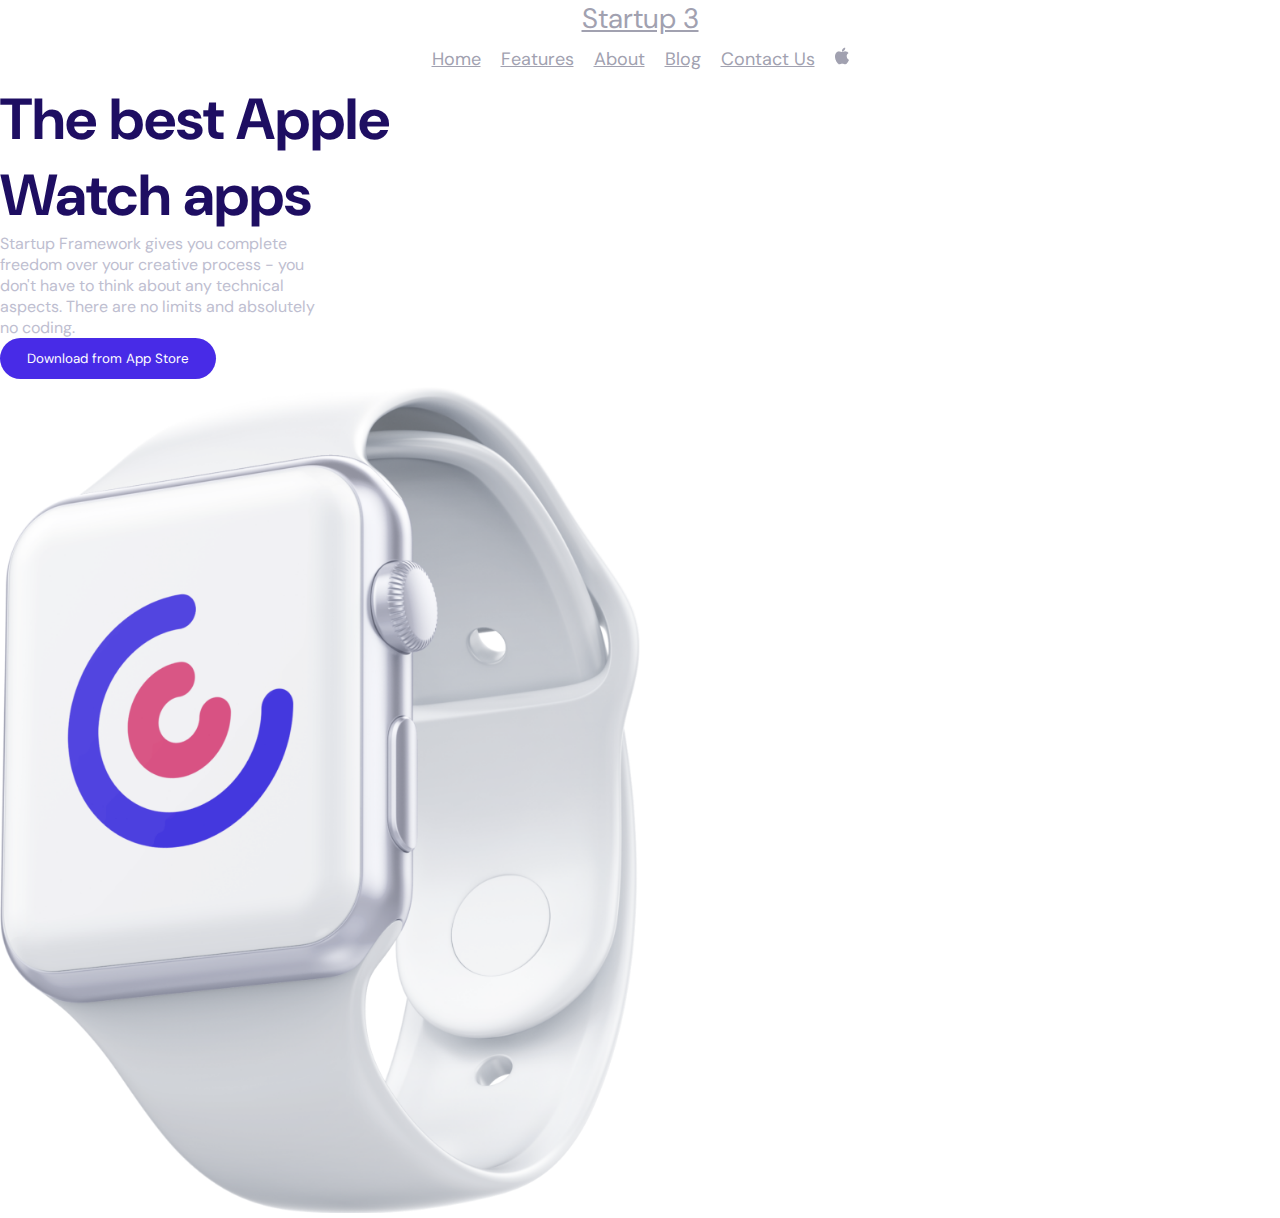
<file: index.html>
<!DOCTYPE html>
<html lang="en">
<head>
    <meta charset="UTF-8">
    <meta http-equiv="X-UA-Compatible" content="IE=edge">
    <meta name="viewport" content="width=device-width, initial-scale=1.0">
    <title>header19</title>
    <link rel="stylesheet" href="https://cdn.jsdelivr.net/npm/bootstrap@4.6.2/dist/css/bootstrap.min.css" integrity="sha384-xOolHFLEh07PJGoPkLv1IbcEPTNtaed2xpHsD9ESMhqIYd0nLMwNLD69Npy4HI+N" crossorigin="anonymous">
    <link rel="stylesheet" href="style5.css">
</head>
<body>
    
  <section>
    <div class="container mt-5">
      <div class="navba navbar-expand-lg navbar-light bg-transparent">
          <a class="navbar-brand" href="#" >Startup 3</a>
          <!-- <button class="navbar-toggler" type="button" data-toggle="collapse" data-target="#navbarNav" aria-controls="navbarNav" aria-expanded="false" aria-label="Toggle navigation">
            <span class="navbar-toggler-icon"></span>
          </button> -->
        </div>
        <div class="navbar">
          <a class="active" href="#">Home</a>
          <a href="#about">Features</a>
          <a href="#contact">About</a>
          <a class="active" href="#">Blog</a>
          <a href="#about">Contact Us</a>
          <a href="#logo"><img src="./Images19//fa-apple.png" alt=""></a>
        </div>
  </div>
  </section>

    <section>
        <div class="container">
            <div class="row">
              <div class="col-sm-12 col-md-12 col-lg-6 col-xl-6">
                <h1 class="head-item">
                    The best Apple <br> Watch apps 
                </h1>
                <p class="para-item">
                    Startup Framework gives you complete <br> 
                    freedom over your creative process - you <br> 
                    don't have to think about any technical <br> 
                    aspects. There are no limits and absolutely <br> 
                    no coding. 
                </p>
                <div class="mt-5">
                  <button class="hero-btn">Download from App Store</button>
                </div>
                
              </div>
              <div class="col-sm-12 col-md-12 col-lg-6 col-xl-6">
                <div class="head-image">
                  <img src="/Images19/Header19 Image1.png" alt="">
                </div>
              </div>
            </div>
        </div>
    </section>







    <script src="https://cdn.jsdelivr.net/npm/jquery@3.5.1/dist/jquery.slim.min.js" integrity="sha384-DfXdz2htPH0lsSSs5nCTpuj/zy4C+OGpamoFVy38MVBnE+IbbVYUew+OrCXaRkfj" crossorigin="anonymous"></script>
    <script src="https://cdn.jsdelivr.net/npm/bootstrap@4.6.2/dist/js/bootstrap.bundle.min.js" integrity="sha384-Fy6S3B9q64WdZWQUiU+q4/2Lc9npb8tCaSX9FK7E8HnRr0Jz8D6OP9dO5Vg3Q9ct" crossorigin="anonymous"></script>
</body>
</html>
</file>
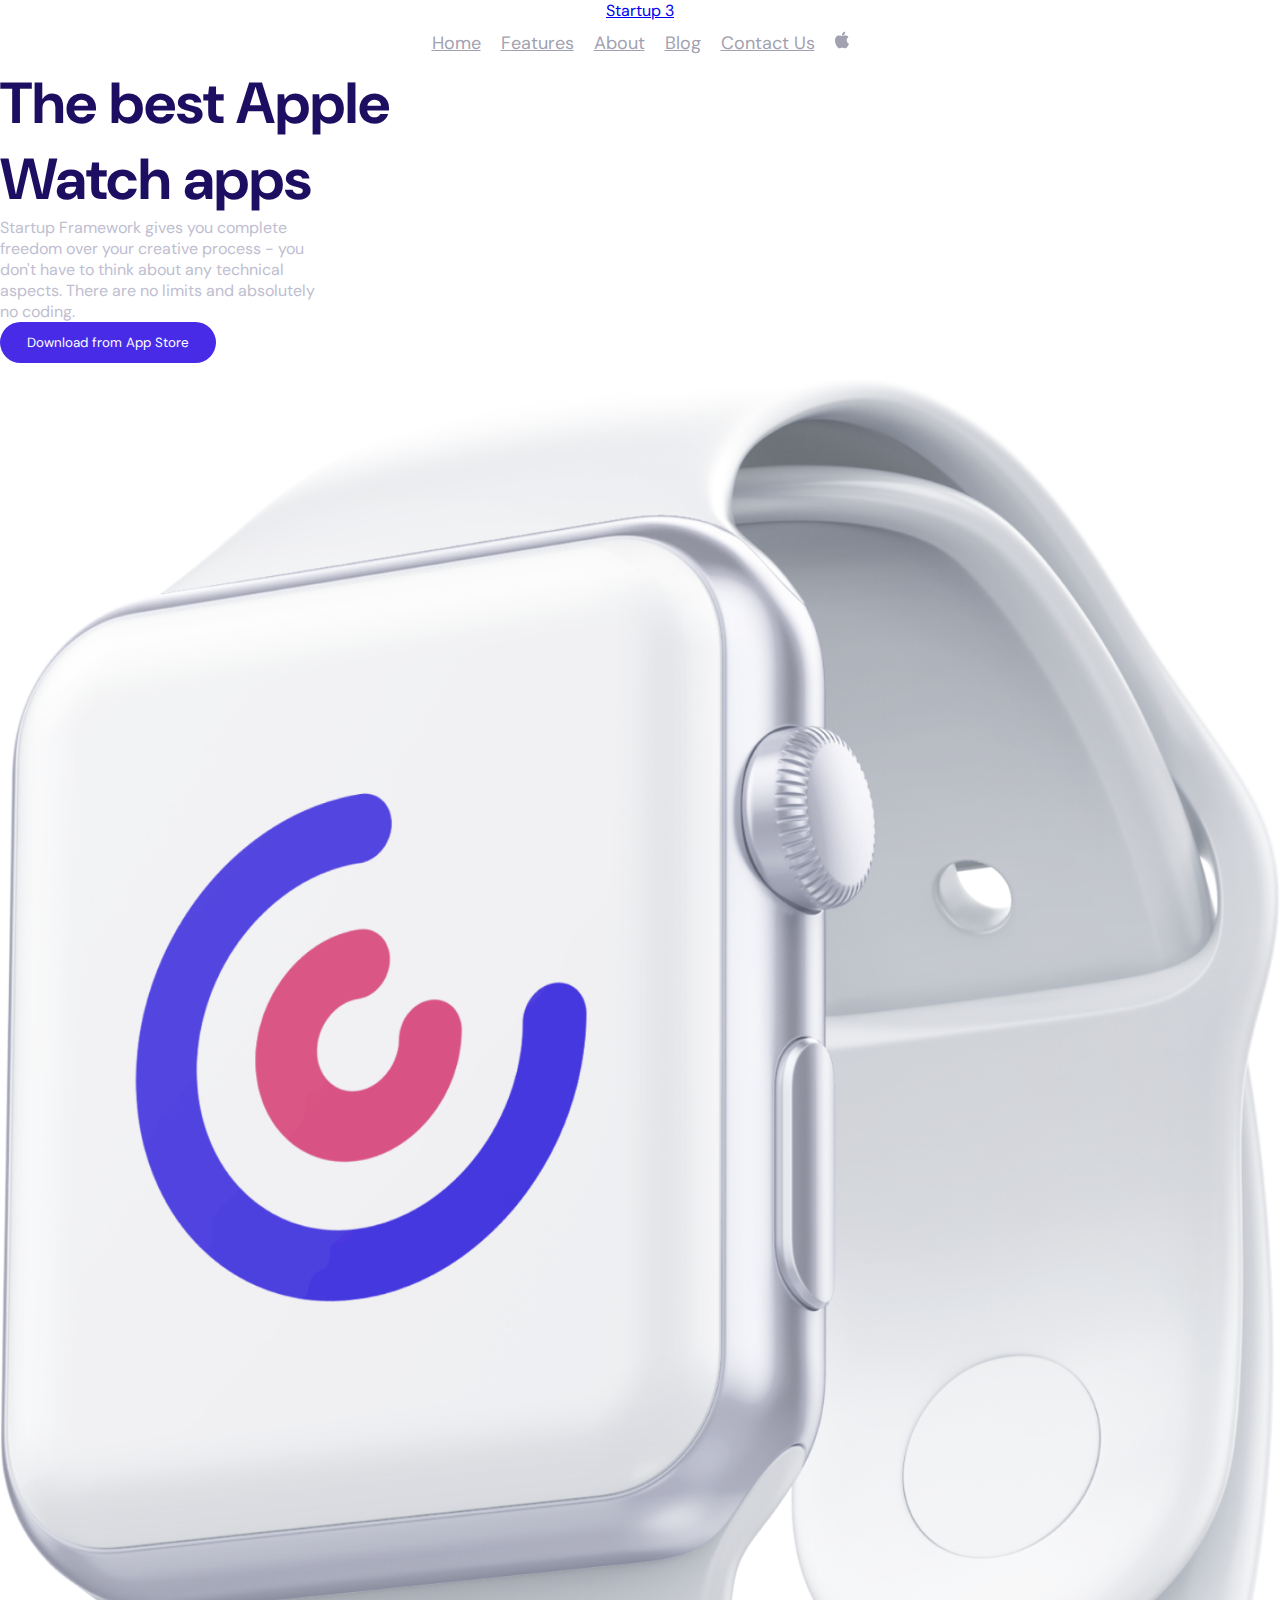
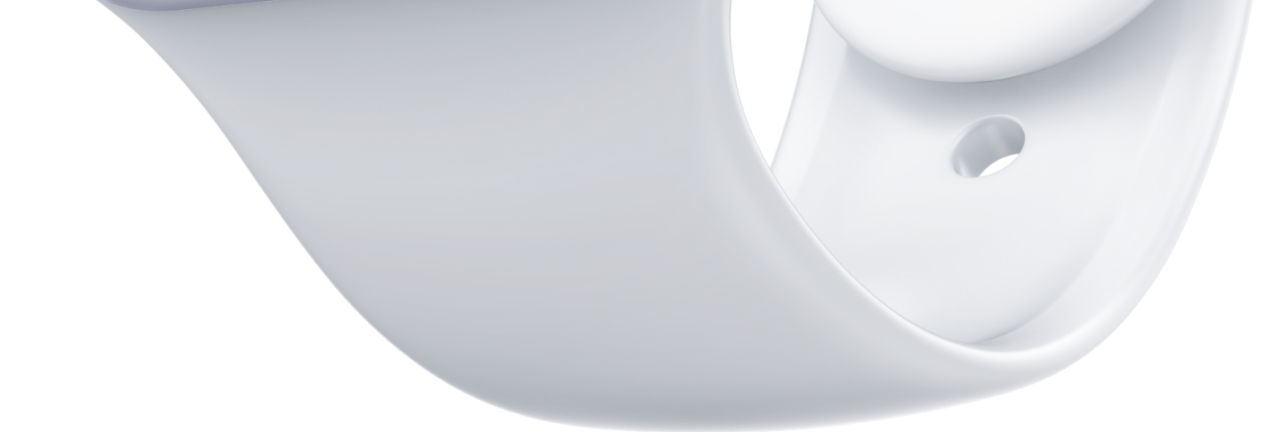
<file: Index5.html>
<!DOCTYPE html>
<html lang="en">
<head>
    <meta charset="UTF-8">
    <meta http-equiv="X-UA-Compatible" content="IE=edge">
    <meta name="viewport" content="width=device-width, initial-scale=1.0">
    <title>header19</title>
    <link rel="stylesheet" href="https://cdn.jsdelivr.net/npm/bootstrap@4.6.2/dist/css/bootstrap.min.css" integrity="sha384-xOolHFLEh07PJGoPkLv1IbcEPTNtaed2xpHsD9ESMhqIYd0nLMwNLD69Npy4HI+N" crossorigin="anonymous">
    <link rel="stylesheet" href="style5.css">
</head>
<body>
    <section>
        <div class="container1 mb-5">
            <div class="navbar-brand">
                <a class="brand" href="#">Startup 3</a>
            </div>
            <div class="navbar">
                <a class="active" href="#">Home</a>
                <a href="#about">Features</a>
                <a href="#contact">About</a>
                <a class="active" href="#">Blog</a>
                <a href="#about">Contact Us</a>
                <a href="#contact"><img src="/Images19/fa-apple.png" alt=""></a>
              </div>
            </div>
        </div>
    </section>

    <section>
        <div class="container">
            <div class="row">
              <div class="col-sm-12 col-md-12 col-lg-6 col-xl-6">
                <h1 class="head-item">
                    The best Apple <br> Watch apps 
                </h1>
                <p class="para-item">
                    Startup Framework gives you complete <br> 
                    freedom over your creative process - you <br> 
                    don't have to think about any technical <br> 
                    aspects. There are no limits and absolutely <br> 
                    no coding. 
                </p>
                <div class="mt-5">
                  <button class="hero-btn">Download from App Store</button>
                </div>
                
              </div>
              <div class="col-sm-12 col-md-12 col-lg- col-xl-4">
                <img src="/Images19/Header19 Image1.png" alt="" class="head-image">
              </div>
            </div>
        </div>
    </section>







    <script src="https://cdn.jsdelivr.net/npm/jquery@3.5.1/dist/jquery.slim.min.js" integrity="sha384-DfXdz2htPH0lsSSs5nCTpuj/zy4C+OGpamoFVy38MVBnE+IbbVYUew+OrCXaRkfj" crossorigin="anonymous"></script>
    <script src="https://cdn.jsdelivr.net/npm/bootstrap@4.6.2/dist/js/bootstrap.bundle.min.js" integrity="sha384-Fy6S3B9q64WdZWQUiU+q4/2Lc9npb8tCaSX9FK7E8HnRr0Jz8D6OP9dO5Vg3Q9ct" crossorigin="anonymous"></script>
</body>
</html>
</file>
<file: style5.css>
@import url('https://fonts.googleapis.com/css2?family=DM+Sans:wght@400;500;700&display=swap');

*{
    margin: 0;
    padding: 0;
    box-sizing: border-box;
    font-family: DM Sans, sans-serif;
    
}
.navbar-brand{
  overflow: hidden;
   display: flex;
   justify-content:center;
   color: #1E0E62;
}
.navbar {
   overflow: hidden;
   display: flex;
   justify-content:center;
 }
 .navbar a {
   color: #A1A1B0;
   text-align: center;
   padding: 10px 10px;
   font-size: 18px;
 }
 
 .navba a{
   color: #A1A1B0 !important;
   text-align: center;
   font-size: 28px;
 }


  .head-image{
    width: 100%;
}

.head-image img {
  width: 50%;
}

@media screen and (max-width: 650px){
  .head-image img{
    width: 50%;
  }
}


.para-item{
    color: #bebed0;
}

.head-item{
  font-size: 58px;
  color: #1E0E62;
}

@media screen and (max-width: 950px) {
  .head-item{
    font-size: 40px;
}

.container1{
  display: none;
}
}

.hero-btn{
  background: #482BE7;
  border: 0;
  border-radius: 100px;
  color: #fff;
  padding: 12px 27px;
}

.hero-btn-link{
  outline: none;
  border: 0;
  box-shadow: none;
  padding: 12px 35px;
  color: #1E0E62;
  font-weight: 500;
  font-size: 16px;
  font-family: DM Sans;
  background-color: transparent;
}
</file>
